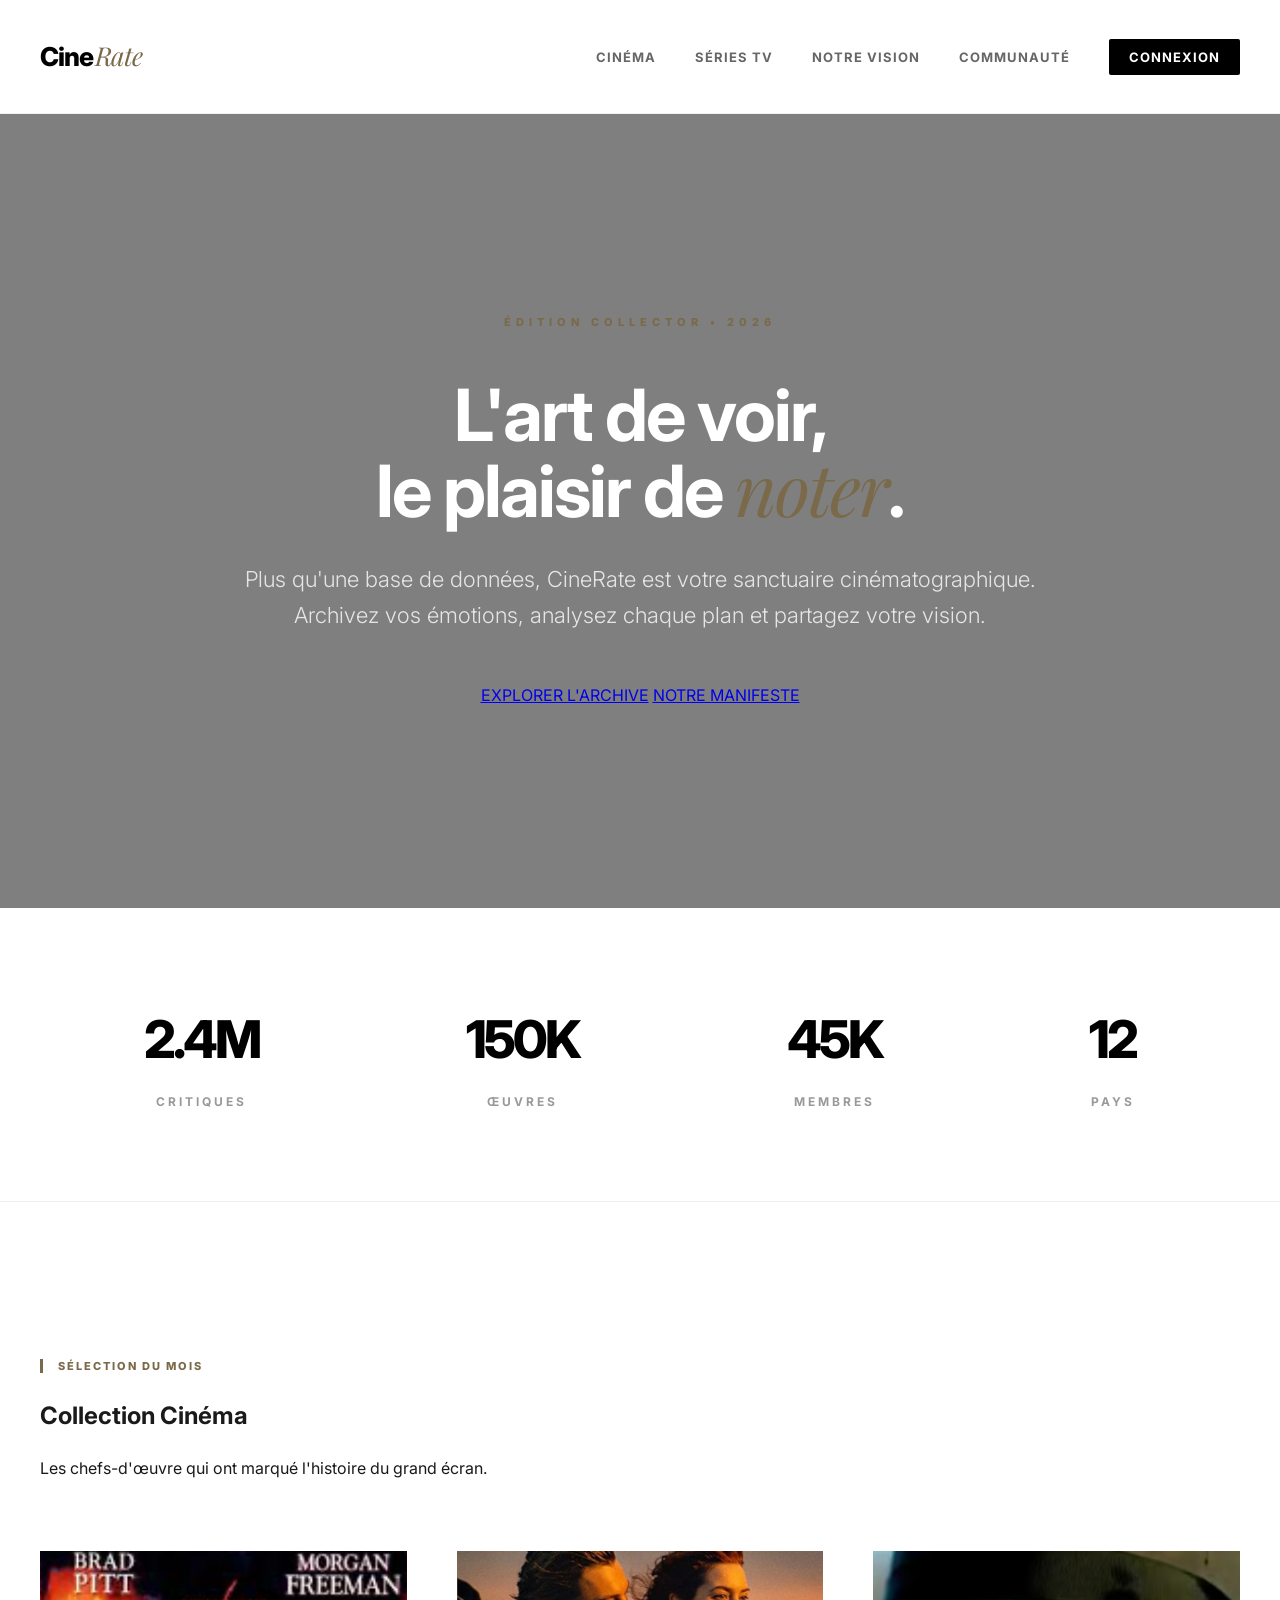
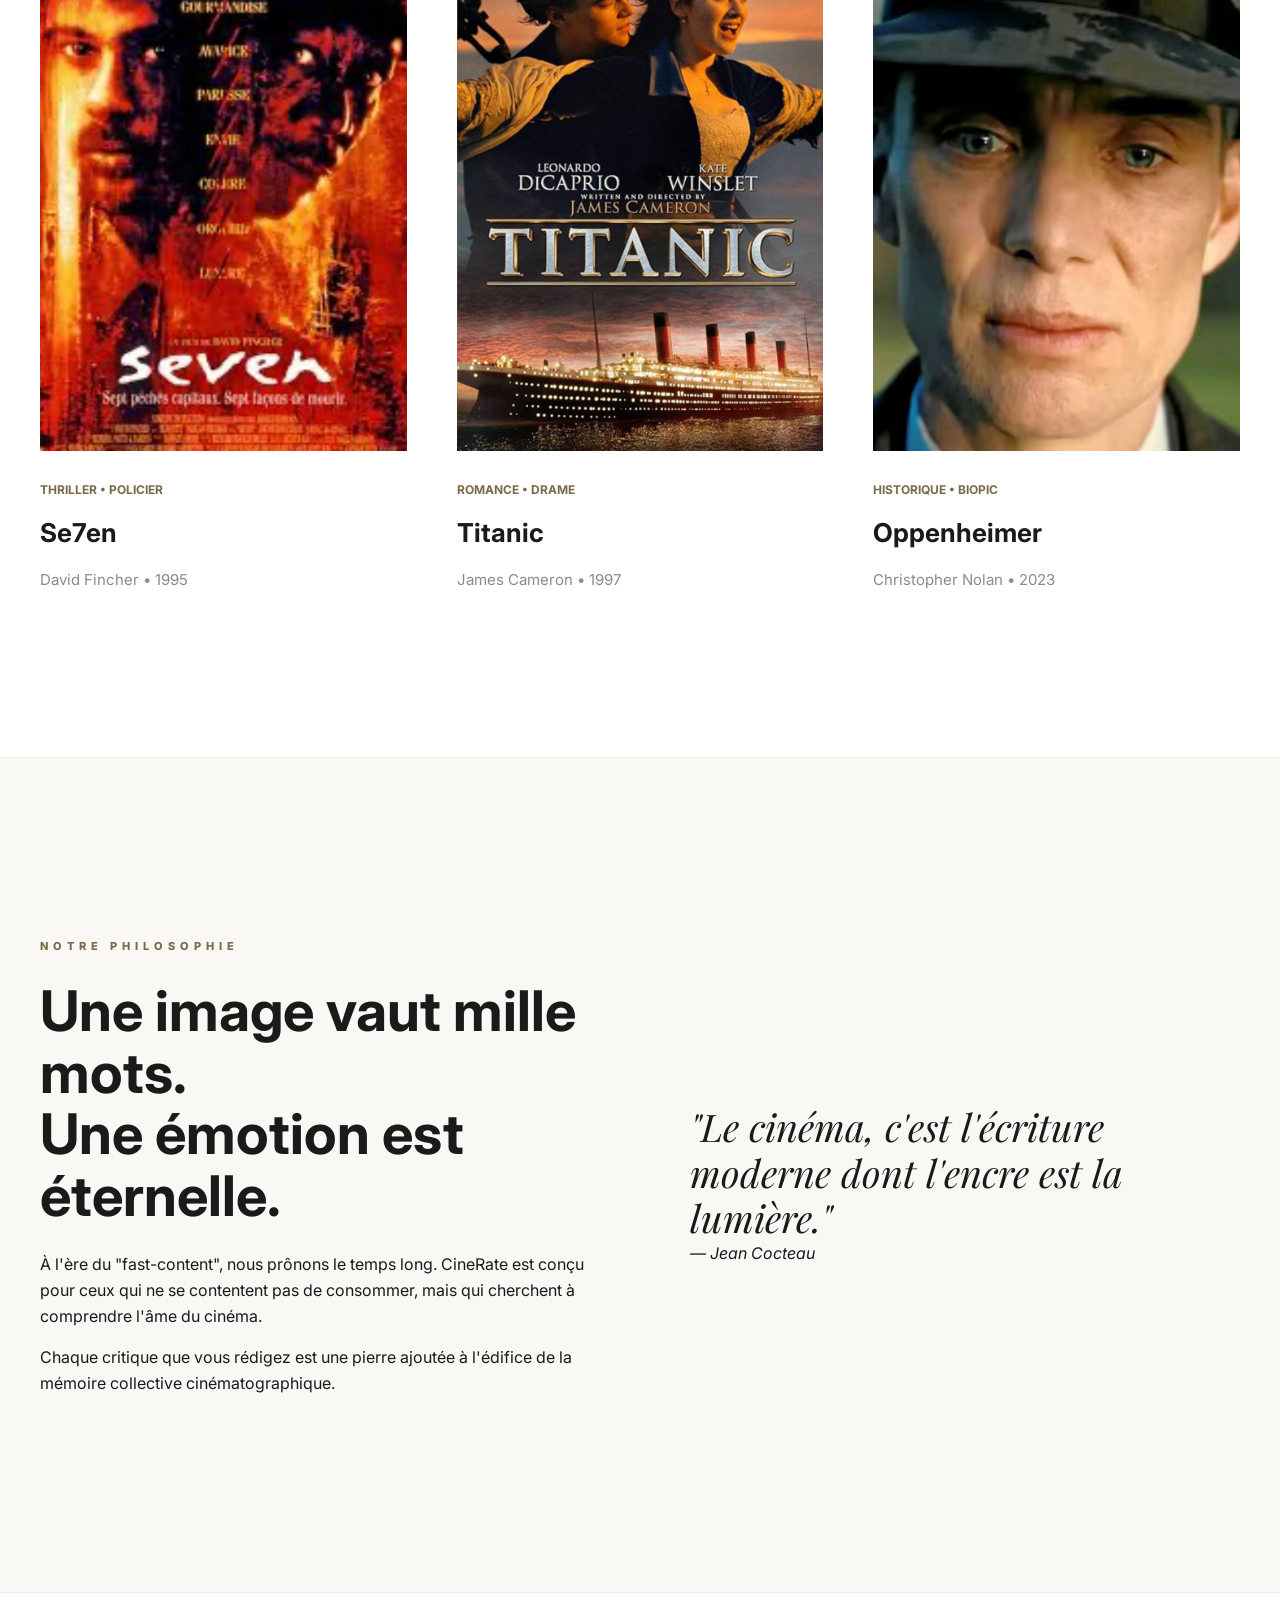
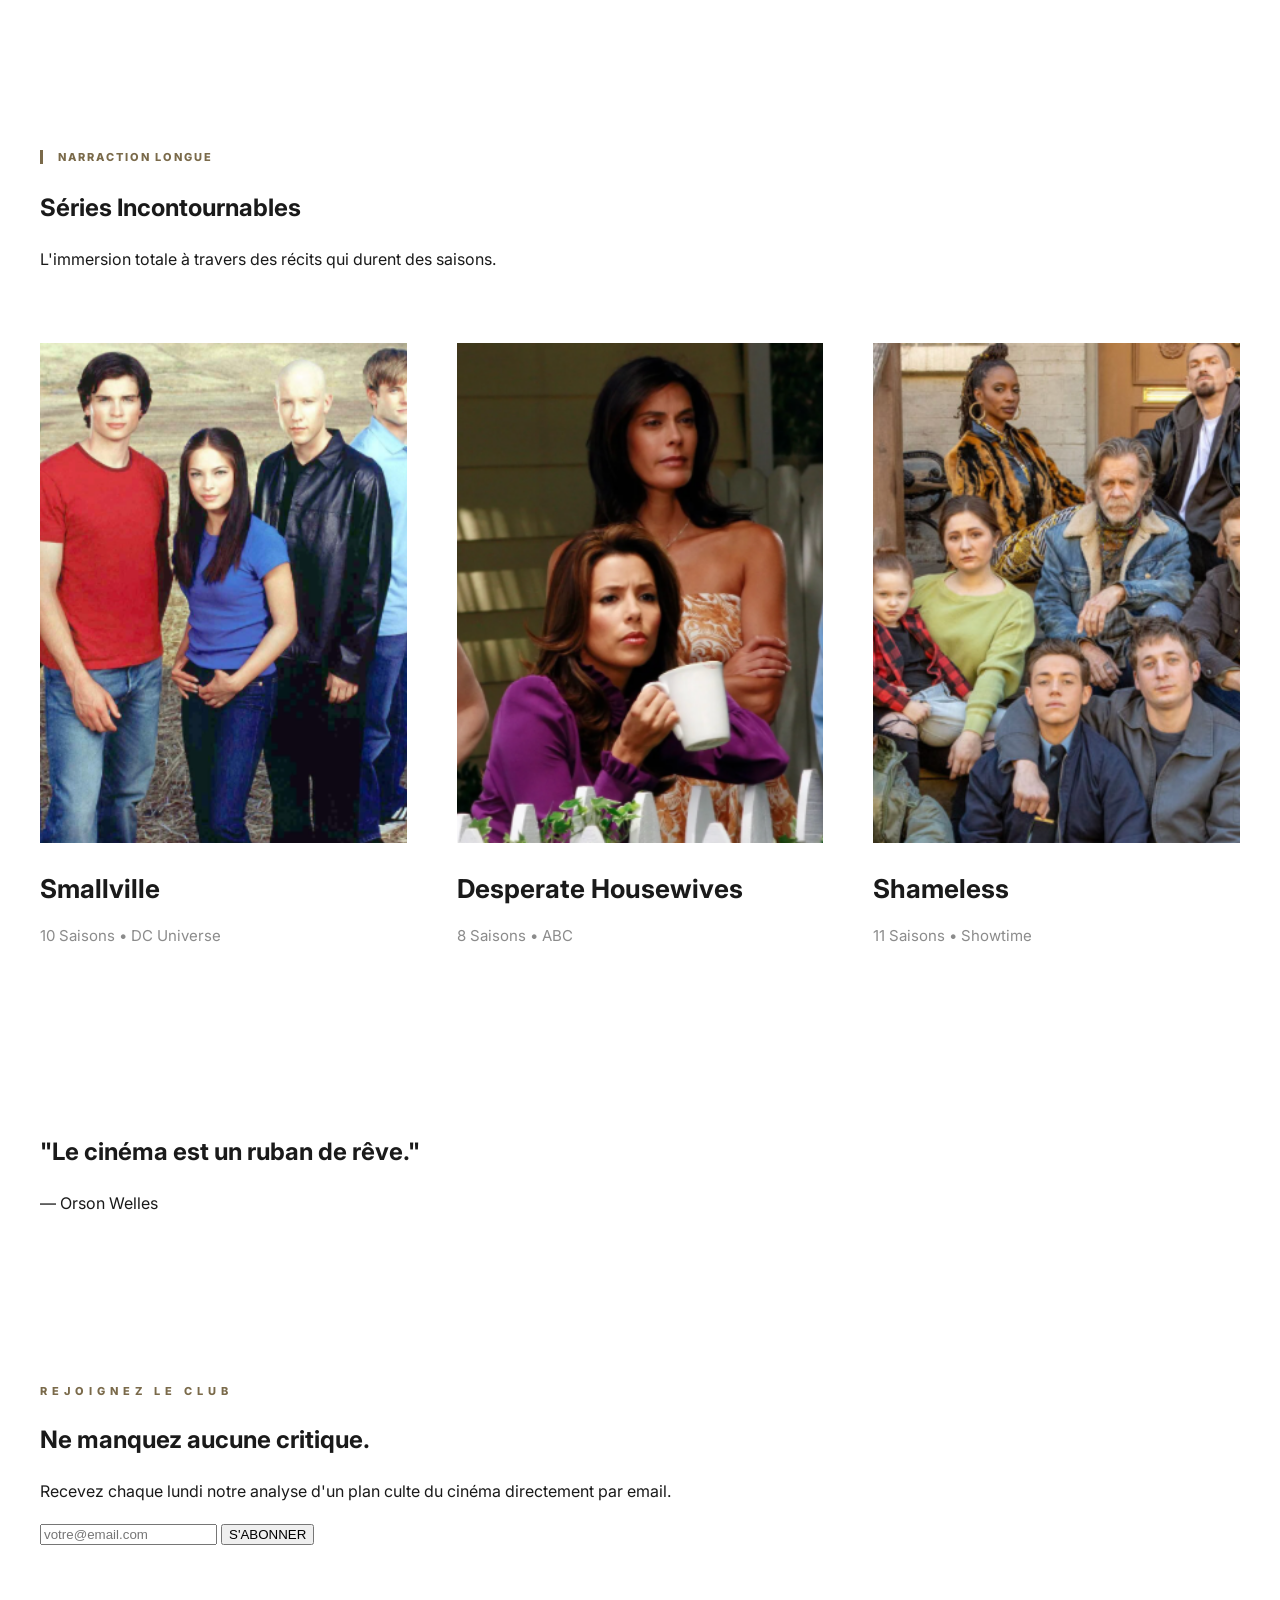
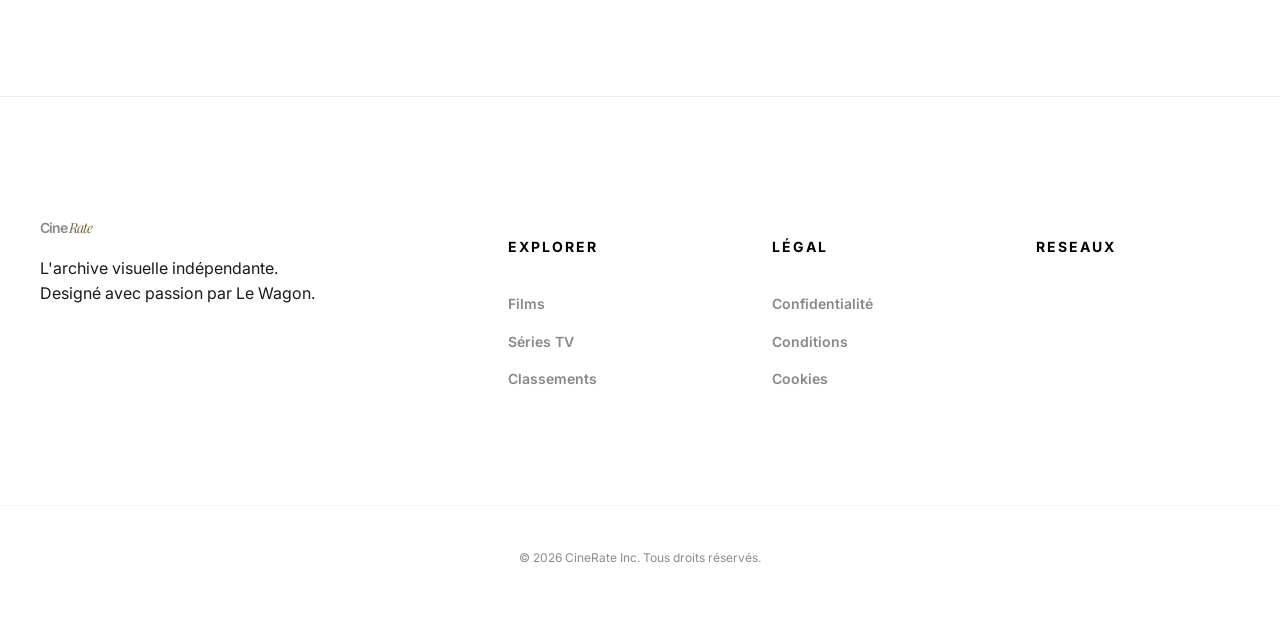
<file: index.html>
<!DOCTYPE html>
<html lang="fr">
<head>
  <meta charset="UTF-8">
  <meta name="viewport" content="width=device-width, initial-scale=1.0">
  <title>CineRate | L'Archive Visuelle Absolue</title>
 <link rel="stylesheet" href="css/style.css">
</head>
<body>

  <nav class="navbar">
    <div class="container nav-flex">
      <a href="#" class="logo">Cine<span>Rate</span></a>
      <div class="nav-links">
        <a href="#movies">CINÉMA</a>
        <a href="#series">SÉRIES TV</a>
        <a href="#vision">NOTRE VISION</a>
        <a href="#community">COMMUNAUTÉ</a>
        <a href="#" class="btn-login">CONNEXION</a>
      </div>
    </div>
  </nav>

  <header class="banner">
    <div class="container">
      <span class="pre-title">ÉDITION COLLECTOR • 2026</span>
      <h1>L'art de voir, <br>le plaisir de <strong>noter</strong>.</h1>
      <p>Plus qu'une base de données, CineRate est votre sanctuaire cinématographique. Archivez vos émotions, analysez chaque plan et partagez votre vision.</p>
      <div class="banner-actions">
        <a href="#movies" class="btn-dark">EXPLORER L'ARCHIVE</a>
        <a href="#vision" class="btn-outline">NOTRE MANIFESTE</a>
      </div>
    </div>
  </header>

  <section class="stats-bar">
    <div class="container stats-flex">
      <div class="stat-item"><strong>2.4M</strong><span>Critiques</span></div>
      <div class="stat-item"><strong>150K</strong><span>Œuvres</span></div>
      <div class="stat-item"><strong>45K</strong><span>Membres</span></div>
      <div class="stat-item"><strong>12</strong><span>Pays</span></div>
    </div>
  </section>

  <section class="section" id="movies">
    <div class="container">
      <div class="section-header">
        <span class="tag">SÉLECTION DU MOIS</span>
        <h2>Collection Cinéma</h2>
        <p class="subtitle">Les chefs-d'œuvre qui ont marqué l'histoire du grand écran.</p>
      </div>
      <div class="grid">
        <div class="card">
          <div class="card-img" style="background-image: url('images/seven.jpg');"></div>
          <div class="card-info">
            <span class="category">Thriller • Policier</span>
            <h3>Se7en</h3>
            <p>David Fincher • 1995</p>
          </div>
        </div>
        <div class="card">
          <div class="card-img" style="background-image: url('images/titanic.jpg');"></div>
          <div class="card-info">
            <span class="category">Romance • Drame</span>
            <h3>Titanic</h3>
            <p>James Cameron • 1997</p>
          </div>
        </div>
        <div class="card">
          <div class="card-img" style="background-image: url('images/oppenheimer.jpg');"></div>
          <div class="card-info">
            <span class="category">Historique • Biopic</span>
            <h3>Oppenheimer</h3>
            <p>Christopher Nolan • 2023</p>
          </div>
        </div>
      </div>
    </div>
  </section>

  <section class="manifesto" id="vision">
    <div class="container manifesto-grid">
      <div class="manifesto-text">
        <span class="pre-title">NOTRE PHILOSOPHIE</span>
        <h2>Une image vaut mille mots. <br>Une émotion est éternelle.</h2>
        <p>À l'ère du "fast-content", nous prônons le temps long. CineRate est conçu pour ceux qui ne se contentent pas de consommer, mais qui cherchent à comprendre l'âme du cinéma.</p>
        <p>Chaque critique que vous rédigez est une pierre ajoutée à l'édifice de la mémoire collective cinématographique.</p>
      </div>
      <div class="manifesto-quote">
        <i class="fa-solid fa-quote-left"></i>
        <blockquote>"Le cinéma, c'est l'écriture moderne dont l'encre est la lumière."</blockquote>
        <cite>— Jean Cocteau</cite>
      </div>
    </div>
  </section>

  <section class="section bg-soft" id="series">
    <div class="container">
      <div class="section-header">
        <span class="tag">NARRACTION LONGUE</span>
        <h2>Séries Incontournables</h2>
        <p class="subtitle">L'immersion totale à travers des récits qui durent des saisons.</p>
      </div>
      <div class="grid">
        <div class="card">
          <div class="card-img" style="background-image: url('images/smallville.jpg');"></div>
          <div class="card-info">
            <h3>Smallville</h3>
            <p>10 Saisons • DC Universe</p>
          </div>
        </div>
        <div class="card">
          <div class="card-img" style="background-image: url('images/desperate.jpg');"></div>
          <div class="card-info">
            <h3>Desperate Housewives</h3>
            <p>8 Saisons • ABC</p>
          </div>
        </div>
        <div class="card">
          <div class="card-img" style="background-image: url('images/shameless.jpg');"></div>
          <div class="card-info">
            <h3>Shameless</h3>
            <p>11 Saisons • Showtime</p>
          </div>
        </div>
      </div>
    </div>
  </section>

  <section class="big-break">
    <div class="container">
      <h2>"Le cinéma est un ruban de rêve."</h2>
      <p>— Orson Welles</p>
    </div>
  </section>

  <section class="section" id="community">
    <div class="container newsletter-box">
      <span class="pre-title">REJOIGNEZ LE CLUB</span>
      <h2>Ne manquez aucune critique.</h2>
      <p>Recevez chaque lundi notre analyse d'un plan culte du cinéma directement par email.</p>
      <form class="newsletter-form">
        <input type="email" placeholder="votre@email.com" required>
        <button type="submit" class="btn-dark">S'ABONNER</button>
      </form>
    </div>
  </section>

  <footer class="footer">
    <div class="container footer-grid">
      <div class="footer-brand">
        <a href="#" class="logo">Cine<span>Rate</span></a>
        <p>L'archive visuelle indépendante. <br>Designé avec passion par Le Wagon.</p>
      </div>
      <div class="footer-column">
        <h4>EXPLORER</h4>
        <a href="#movies">Films</a>
        <a href="#series">Séries TV</a>
        <a href="#">Classements</a>
      </div>
      <div class="footer-column">
        <h4>LÉGAL</h4>
        <a href="#">Confidentialité</a>
        <a href="#">Conditions</a>
        <a href="#">Cookies</a>
      </div>
      <div class="footer-social">
        <h4>RESEAUX</h4>
        <div class="social-icons">
          <i class="fa-brands fa-instagram"></i>
          <i class="fa-brands fa-twitter"></i>
          <i class="fa-brands fa-letterboxd"></i>
        </div>
      </div>
    </div>
    <div class="footer-bottom">
      <p>&copy; 2026 CineRate Inc. Tous droits réservés.</p>
    </div>
  </footer>

</body>
</html>
</file>
<file: css/style.css>
@import url('https://fonts.googleapis.com/css2?family=Inter:wght@300;400;600;700;800&family=Playfair+Display:ital,wght@1,400&display=swap');

body {
  margin: 0;
  font-family: 'Inter', sans-serif;
  color: #1a1a1a;
  line-height: 1.6;
}

.container { max-width: 1200px; margin: 0 auto; padding: 0 25px; }

/* NAVBAR */
.navbar { padding: 35px 0; border-bottom: 1px solid #f1f1f1; background: white; position: sticky; top: 0; z-index: 100; }
.nav-flex { display: flex; justify-content: space-between; align-items: center; }
.logo { font-size: 26px; font-weight: 800; text-decoration: none; color: #000; letter-spacing: -1px; }
.logo span { font-family: 'Playfair Display', serif; color: #7a6a4a; font-style: italic; font-weight: 400; margin-left: 2px; }
.nav-links a { margin-left: 35px; text-decoration: none; color: #666; font-size: 13px; font-weight: 700; letter-spacing: 1px; }
.btn-login { background: #000; color: #fff !important; padding: 10px 20px; border-radius: 2px; }

/* BANNIERE */
.banner {
  padding: 200px 0;
  background: linear-gradient(rgba(0,0,0,0.5), rgba(0,0,0,0.5)), url('../../images/background.jpg');
  background-size: cover; background-position: center;
  color: white; text-align: center;
}
.pre-title { display: block; font-size: 11px; font-weight: 800; letter-spacing: 5px; color: #7a6a4a; margin-bottom: 20px; text-transform: uppercase; }
.banner h1 { font-size: 72px; line-height: 1; margin-bottom: 35px; letter-spacing: -2px; }
.banner h1 strong { font-family: 'Playfair Display', serif; font-style: italic; font-weight: 400; color: #7a6a4a; }
.banner p { font-size: 22px; max-width: 800px; margin: 0 auto 50px; opacity: 0.8; font-weight: 300; }

/* STATS */
.stats-bar { padding: 90px 0; border-bottom: 1px solid #eee; }
.stats-flex { display: flex; justify-content: space-around; text-align: center; }
.stat-item strong { display: block; font-size: 52px; font-weight: 800; color: #000; letter-spacing: -3px; }
.stat-item span { font-size: 12px; font-weight: 700; text-transform: uppercase; letter-spacing: 3px; color: #999; margin-top: 10px; display: block; }

/* GRIDS & CARDS */
.section { padding: 150px 0; }
.section-header { margin-bottom: 70px; }
.tag { font-size: 11px; font-weight: 800; color: #7a6a4a; letter-spacing: 2px; border-left: 3px solid #7a6a4a; padding-left: 15px; }
.grid { display: grid; grid-template-columns: repeat(3, 1fr); gap: 50px; }
.card-img { height: 500px; background-size: cover; background-position: center; margin-bottom: 25px; transition: 0.5s ease; }
.card:hover .card-img { transform: scale(1.02); }
.category { font-size: 12px; font-weight: 700; color: #7a6a4a; text-transform: uppercase; }
.card h3 { font-size: 26px; margin: 10px 0; }
.card p { opacity: 0.5; font-size: 15px; }

/* MANIFESTO */
.manifesto { padding: 180px 0; background: #f9f8f4; border-top: 1px solid #eee; border-bottom: 1px solid #eee; }
.manifesto-grid { display: grid; grid-template-columns: 1fr 1fr; gap: 100px; align-items: center; }
.manifesto-text h2 { font-size: 56px; line-height: 1.1; margin: 25px 0; }
.manifesto-quote { position: relative; }
.manifesto-quote i { font-size: 40px; color: #7a6a4a; opacity: 0.2; margin-bottom: 20px; display: block; }
.manifesto-quote blockquote { font-family: 'Playfair Display', serif; font-style: italic; font-size: 38px; line-height: 1.2; margin: 0; }

/* FOOTER */
.footer { padding: 120px 0 50px; border-top: 1px solid #eee; background: white; }
.footer-grid { display: grid; grid-template-columns: 2fr 1fr 1fr 1fr; gap: 60px; }
.footer h4 { font-size: 14px; letter-spacing: 2px; margin-bottom: 35px; color: #000; }
.footer a { display: block; text-decoration: none; color: #888; margin-bottom: 15px; font-size: 14px; font-weight: 600; }
.footer-bottom { margin-top: 100px; padding-top: 30px; border-top: 1px solid #eee; text-align: center; font-size: 12px; opacity: 0.5; }
</file>
